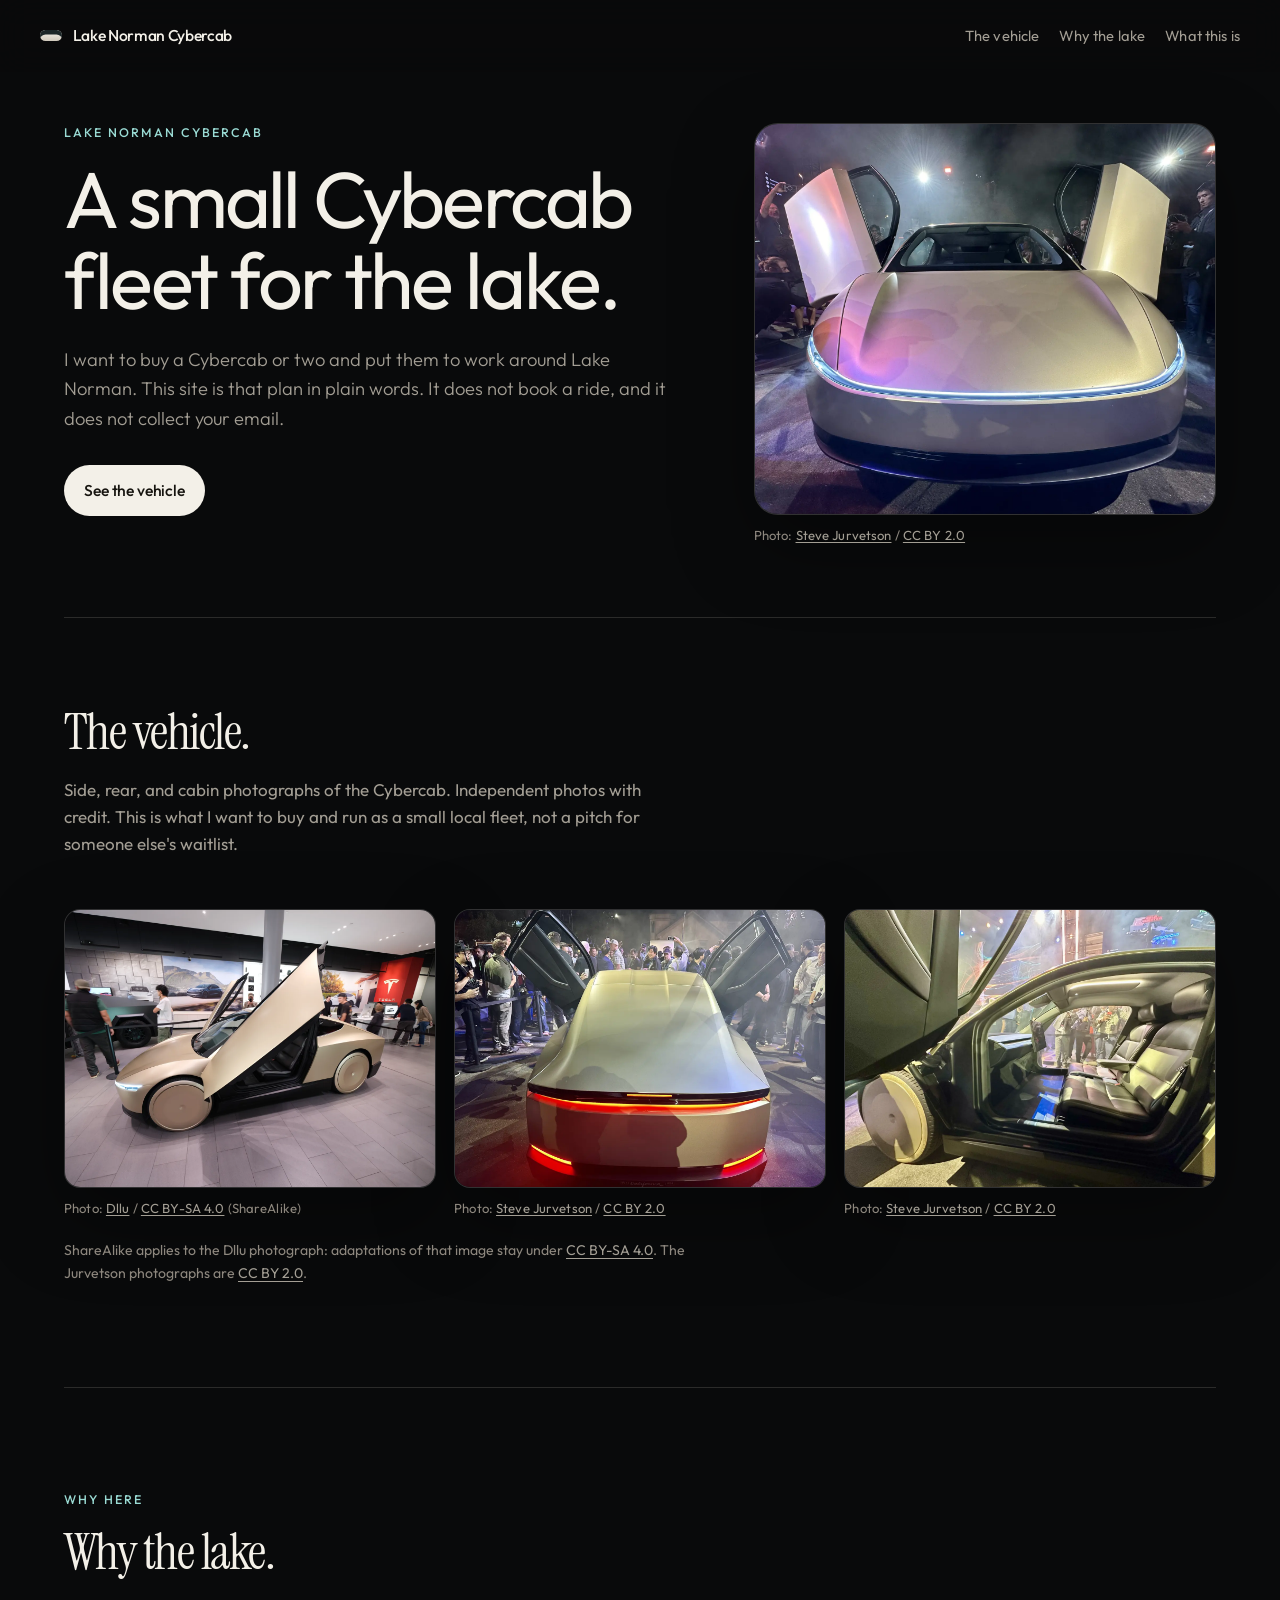
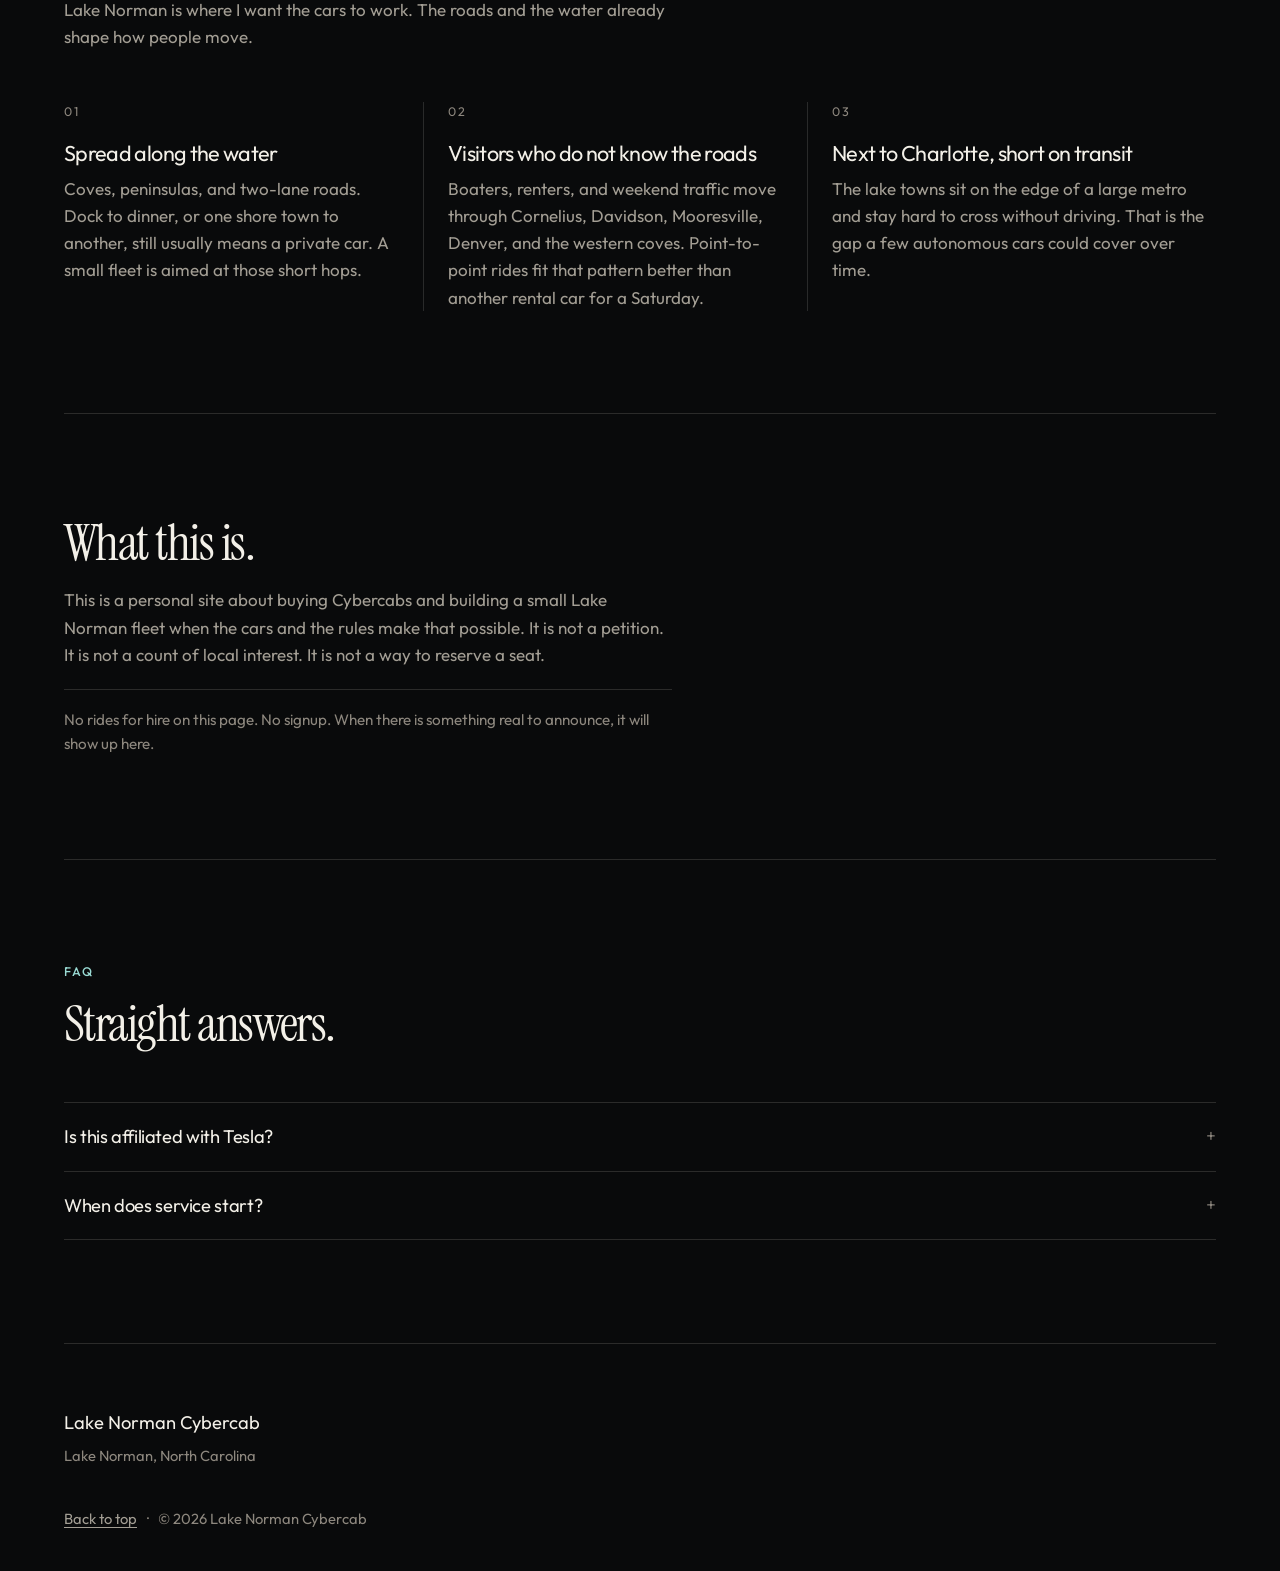
<file: index.html>
<!DOCTYPE html>
<html lang="en">
  <head>
    <meta charset="utf-8" />
    <meta name="viewport" content="width=device-width, initial-scale=1" />
    <title>Lake Norman Cybercab</title>
    <meta
      name="description"
      content="A personal plan to buy a Cybercab or two and run a small autonomous fleet around Lake Norman. Not Tesla. Not a ride app."
    />
    <link rel="canonical" href="https://lakenormancybercab.com/" />
    <meta name="robots" content="index, follow" />
    <meta name="theme-color" content="#090a0b" />
    <meta name="color-scheme" content="dark" />
    <meta name="author" content="A Lake Norman resident" />

    <meta property="og:type" content="website" />
    <meta property="og:site_name" content="Lake Norman Cybercab" />
    <meta property="og:title" content="Lake Norman Cybercab" />
    <meta
      property="og:description"
      content="A personal plan to buy a Cybercab or two and run a small autonomous fleet around Lake Norman. Not Tesla. Not a ride app."
    />
    <meta property="og:url" content="https://lakenormancybercab.com/" />
    <meta property="og:locale" content="en_US" />
    <meta
      property="og:image"
      content="https://chadakeith.github.io/lake-norman-cybercab/images/og-cybercab.jpg"
    />
    <meta property="og:image:type" content="image/jpeg" />
    <meta property="og:image:width" content="1200" />
    <meta property="og:image:height" content="630" />
    <meta
      property="og:image:alt"
      content="Front view of a Cybercab at night, a low two-seat robotaxi with a light bar and a glass canopy."
    />

    <meta name="twitter:card" content="summary_large_image" />
    <meta name="twitter:title" content="Lake Norman Cybercab" />
    <meta
      name="twitter:description"
      content="A personal plan to buy a Cybercab or two and run a small autonomous fleet around Lake Norman. Not Tesla. Not a ride app."
    />
    <meta
      name="twitter:image"
      content="https://chadakeith.github.io/lake-norman-cybercab/images/og-cybercab.jpg"
    />
    <meta
      name="twitter:image:alt"
      content="Front view of a Cybercab at night, a low two-seat robotaxi with a light bar and a glass canopy."
    />

    <link rel="icon" href="favicon.svg" type="image/svg+xml" />
    <link rel="manifest" href="site.webmanifest" />
    <link rel="preload" as="image" href="images/cybercab-front.webp" type="image/webp" fetchpriority="high" />

    <link rel="preconnect" href="https://fonts.googleapis.com" />
    <link rel="preconnect" href="https://fonts.gstatic.com" crossorigin />
    <link
      href="https://fonts.googleapis.com/css2?family=Instrument+Serif:ital@0;1&family=Outfit:wght@300;400;500;600&display=swap"
      rel="stylesheet"
    />
    <link rel="stylesheet" href="css/styles.css" />

    <script type="application/ld+json">
      {
        "@context": "https://schema.org",
        "@type": "WebSite",
        "name": "Lake Norman Cybercab",
        "url": "https://lakenormancybercab.com/",
        "description": "A personal plan to buy a Cybercab or two and run a small autonomous fleet around Lake Norman. Not Tesla. Not a ride app.",
        "inLanguage": "en"
      }
    </script>
  </head>
  <body>
    <a class="skip" href="#main">Skip to content</a>

    <header class="site-header">
      <a class="brand" href="#top">
        <span class="brand-mark" aria-hidden="true"></span>
        <span class="brand-text">Lake Norman Cybercab</span>
      </a>
      <nav class="site-nav" aria-label="Page">
        <a href="#vehicle">The vehicle</a>
        <a href="#why">Why the lake</a>
        <a href="#plan">What this is</a>
      </nav>
    </header>

    <main id="main">
      <section class="hero" id="top" aria-labelledby="hero-title">
        <div class="hero-copy">
          <p class="kicker">Lake Norman Cybercab</p>
          <h1 id="hero-title">A small Cybercab fleet for the lake.</h1>
          <p class="lede">
            I want to buy a Cybercab or two and put them to work around Lake Norman. This
            site is that plan in plain words. It does not book a ride, and it does not
            collect your email.
          </p>
          <div class="hero-actions">
            <a class="button button-primary" href="#vehicle">See the vehicle</a>
          </div>
        </div>

        <figure class="hero-art">
          <img
            src="images/cybercab-front.webp"
            width="1600"
            height="1356"
            alt="Front view of a silver Cybercab at night, with a light bar across the nose and a broad glass canopy."
            fetchpriority="high"
            decoding="async"
          />
          <figcaption>
            Photo:
            <a href="https://commons.wikimedia.org/wiki/File:Front_of_the_Tesla_Cybercab.jpg">Steve Jurvetson</a>
            /
            <a href="https://creativecommons.org/licenses/by/2.0/" rel="license">CC BY 2.0</a>
          </figcaption>
        </figure>
      </section>

      <section class="vehicle" id="vehicle" aria-labelledby="vehicle-title">
        <div class="section-intro">
          <h2 id="vehicle-title">The vehicle.</h2>
          <p class="section-note">
            Side, rear, and cabin photographs of the Cybercab. Independent photos with
            credit. This is what I want to buy and run as a small local fleet, not a pitch
            for someone else's waitlist.
          </p>
        </div>
        <ul class="photo-strip">
          <li>
            <figure>
              <img
                src="images/cybercab-oblique.webp"
                width="1400"
                height="1050"
                alt="Three-quarter view of a silver Cybercab parked outdoors, with a broad glass canopy and a smooth body."
                loading="lazy"
                decoding="async"
              />
              <figcaption>
                Photo:
                <a href="https://commons.wikimedia.org/wiki/File:Tesla_Cybercab_at_Santana_Row_oblique_view_dllu.jpg">Dllu</a>
                /
                <a href="https://creativecommons.org/licenses/by-sa/4.0/" rel="license">CC BY-SA 4.0</a>
                (ShareAlike)
              </figcaption>
            </figure>
          </li>
          <li>
            <figure>
              <img
                src="images/cybercab-rear.webp"
                width="1400"
                height="1168"
                alt="Rear view of a silver Cybercab, with a full-width light bar across the back."
                loading="lazy"
                decoding="async"
              />
              <figcaption>
                Photo:
                <a href="https://commons.wikimedia.org/wiki/File:Rear_of_the_Tesla_Cybercab.jpg">Steve Jurvetson</a>
                /
                <a href="https://creativecommons.org/licenses/by/2.0/" rel="license">CC BY 2.0</a>
              </figcaption>
            </figure>
          </li>
          <li>
            <figure>
              <img
                src="images/cybercab-interior.webp"
                width="1400"
                height="1050"
                alt="Cabin of a Cybercab, with two light-colored seats, no steering wheel, and a wide screen across the front."
                loading="lazy"
                decoding="async"
              />
              <figcaption>
                Photo:
                <a href="https://commons.wikimedia.org/wiki/File:Inside_the_Tesla_Cybercab.jpg">Steve Jurvetson</a>
                /
                <a href="https://creativecommons.org/licenses/by/2.0/" rel="license">CC BY 2.0</a>
              </figcaption>
            </figure>
          </li>
        </ul>
        <p class="photo-license">
          ShareAlike applies to the Dllu photograph: adaptations of that image stay under
          <a href="https://creativecommons.org/licenses/by-sa/4.0/" rel="license">CC BY-SA 4.0</a>.
          The Jurvetson photographs are
          <a href="https://creativecommons.org/licenses/by/2.0/" rel="license">CC BY 2.0</a>.
        </p>
      </section>

      <section class="why" id="why" aria-labelledby="why-title">
        <div class="section-intro">
          <p class="kicker">Why here</p>
          <h2 id="why-title">Why the lake.</h2>
          <p class="section-note">
            Lake Norman is where I want the cars to work. The roads and the water already
            shape how people move.
          </p>
        </div>
        <ol class="reasons">
          <li>
            <h3>Spread along the water</h3>
            <p>
              Coves, peninsulas, and two-lane roads. Dock to dinner, or one shore town to
              another, still usually means a private car. A small fleet is aimed at those
              short hops.
            </p>
          </li>
          <li>
            <h3>Visitors who do not know the roads</h3>
            <p>
              Boaters, renters, and weekend traffic move through Cornelius, Davidson,
              Mooresville, Denver, and the western coves. Point-to-point rides fit that
              pattern better than another rental car for a Saturday.
            </p>
          </li>
          <li>
            <h3>Next to Charlotte, short on transit</h3>
            <p>
              The lake towns sit on the edge of a large metro and stay hard to cross
              without driving. That is the gap a few autonomous cars could cover over time.
            </p>
          </li>
        </ol>
      </section>

      <section class="plan" id="plan" aria-labelledby="plan-title">
        <div class="section-intro">
          <h2 id="plan-title">What this is.</h2>
          <p class="section-note">
            This is a personal site about buying Cybercabs and building a small Lake Norman
            fleet when the cars and the rules make that possible. It is not a petition. It
            is not a count of local interest. It is not a way to reserve a seat.
          </p>
          <p class="plan-status">
            No rides for hire on this page. No signup. When there is something real to
            announce, it will show up here.
          </p>
        </div>
      </section>

      <section class="faq" id="faq" aria-labelledby="faq-title">
        <div class="section-intro">
          <p class="kicker">FAQ</p>
          <h2 id="faq-title">Straight answers.</h2>
        </div>
        <div class="faq-list">
          <details>
            <summary>Is this affiliated with Tesla?</summary>
            <p>
              No. Lake Norman Cybercab is not affiliated with, endorsed by, or partnered
              with Tesla, Inc. or any Tesla product. One person built this page for a local
              fleet idea.
            </p>
          </details>
          <details>
            <summary>When does service start?</summary>
            <p>
              Not promised here. The plan is to buy the cars and build the fleet when that
              is actually doable. This page will stay honest about that.
            </p>
          </details>
        </div>
      </section>
    </main>

    <footer class="site-footer">
      <div class="footer-brand">
        <p class="brand-text">Lake Norman Cybercab</p>
        <p class="footer-place">Lake Norman, North Carolina</p>
      </div>
      <p class="footer-meta">
        <a href="#top">Back to top</a>
        <span aria-hidden="true">·</span>
        <span>© 2026 Lake Norman Cybercab</span>
      </p>
    </footer>

    <script src="js/main.js"></script>
  </body>
</html>
</file>
<file: css/styles.css>
:root {
  --bg: #090a0b;
  --bg-elev: #101214;
  --ink: #f3f0e8;
  --muted: #a39e94;
  --faint: #8d877e;
  --line: rgba(243, 240, 232, 0.14);
  --line-strong: rgba(243, 240, 232, 0.28);
  --accent: #9adbd4;
  --header: 4.5rem;
  --content: 72rem;
  --serif: "Instrument Serif", "Iowan Old Style", Palatino, Georgia, serif;
  --sans: "Outfit", "Avenir Next", "Segoe UI", sans-serif;
  --shadow: 0 30px 80px rgba(0, 0, 0, 0.35);
}

*,
*::before,
*::after {
  box-sizing: border-box;
}

html {
  scroll-behavior: smooth;
}

body {
  margin: 0;
  background:
    radial-gradient(1200px 500px at 80% -10%, rgba(154, 219, 212, 0.08), transparent 55%),
    var(--bg);
  color: var(--ink);
  font-family: var(--sans);
  font-weight: 400;
  font-size: 1.0625rem;
  line-height: 1.6;
  text-rendering: optimizeLegibility;
}

img,
svg {
  display: block;
  max-width: 100%;
}

a {
  color: var(--accent);
  text-decoration-thickness: 1px;
  text-underline-offset: 0.18em;
}

a:hover {
  color: var(--ink);
}

:focus-visible {
  outline: 2px solid var(--ink);
  outline-offset: 3px;
}

.skip {
  position: absolute;
  left: 1rem;
  top: 0;
  transform: translateY(-120%);
  background: var(--ink);
  color: #14120e;
  padding: 0.6rem 0.9rem;
  z-index: 20;
  border-radius: 0 0 0.4rem 0.4rem;
  text-decoration: none;
}

.skip:focus {
  transform: none;
}

.site-header {
  position: sticky;
  top: 0;
  z-index: 10;
  display: flex;
  align-items: center;
  justify-content: space-between;
  gap: 1rem;
  min-height: var(--header);
  padding: 0.85rem clamp(1.25rem, 4vw, 2.5rem);
  background: rgba(9, 10, 11, 0.78);
  border-bottom: 1px solid transparent;
  backdrop-filter: blur(16px);
}

.site-header.is-stuck {
  border-bottom-color: var(--line);
}

.brand {
  display: inline-flex;
  align-items: center;
  gap: 0.7rem;
  color: var(--ink);
  text-decoration: none;
  font-weight: 500;
  letter-spacing: -0.02em;
}

.brand:hover {
  color: var(--ink);
}

.brand-mark {
  width: 1.35rem;
  height: 0.72rem;
  border-radius: 999px;
  background: linear-gradient(#f7f4ee, #cfc8bb);
  box-shadow: inset 0 0.28rem 0 #1b2628;
}

.brand-text {
  font-size: 0.98rem;
}

.site-nav {
  display: flex;
  gap: 1.25rem;
}

.site-nav a {
  color: var(--muted);
  text-decoration: none;
  font-size: 0.92rem;
  letter-spacing: 0.01em;
}

.site-nav a:hover,
.site-nav a:focus-visible {
  color: var(--ink);
}

main {
  width: min(var(--content), calc(100% - 2.5rem));
  margin: 0 auto;
}

.hero {
  display: grid;
  grid-template-columns: minmax(0, 1.15fr) minmax(16rem, 0.85fr);
  gap: clamp(2rem, 5vw, 4.5rem);
  align-items: start;
  padding: clamp(1.75rem, 4vw, 3.25rem) 0 clamp(2.5rem, 6vw, 4.5rem);
}

.kicker {
  margin: 0 0 1rem;
  color: var(--accent);
  font-size: 0.78rem;
  font-weight: 500;
  letter-spacing: 0.16em;
  text-transform: uppercase;
}

h1,
h2,
h3 {
  font-weight: 400;
  letter-spacing: -0.035em;
  line-height: 1.02;
}

h1 {
  margin: 0;
  font-size: clamp(2.85rem, 6.2vw, 5.6rem);
  max-width: 12em;
}

h2 {
  margin: 0;
  font-family: var(--serif);
  font-size: clamp(2.1rem, 4vw, 3.4rem);
  font-weight: 400;
  letter-spacing: -0.03em;
  max-width: 16ch;
}

h3 {
  margin: 0 0 0.7rem;
  font-size: 1.35rem;
  letter-spacing: -0.03em;
}

.lede {
  max-width: 38rem;
  margin: 1.5rem 0 0;
  color: var(--muted);
  font-size: 1.15rem;
  font-weight: 300;
}

.hero-actions {
  display: flex;
  flex-wrap: wrap;
  gap: 0.75rem;
  margin-top: 2rem;
}

.button {
  display: inline-flex;
  align-items: center;
  justify-content: center;
  min-height: 3rem;
  padding: 0.75rem 1.2rem;
  border-radius: 999px;
  border: 1px solid transparent;
  font: inherit;
  font-size: 0.98rem;
  font-weight: 500;
  letter-spacing: -0.01em;
  text-decoration: none;
  cursor: pointer;
}

.button-primary {
  background: var(--ink);
  color: #16140f;
}

.button-primary:hover {
  background: #fff;
  color: #16140f;
}

.button-ghost {
  background: transparent;
  color: var(--ink);
  border-color: var(--line-strong);
}

.button-ghost:hover {
  border-color: var(--ink);
  color: var(--ink);
}

.hero-art {
  margin: 0;
}

.hero-art img,
.photo-strip img {
  width: 100%;
  height: auto;
  background: #101214;
  border: 1px solid var(--line);
  box-shadow: var(--shadow);
  object-fit: cover;
}

.hero-art img {
  border-radius: 1.5rem;
  aspect-ratio: 1600 / 1356;
}

.hero-art figcaption,
.photo-strip figcaption {
  margin-top: 0.7rem;
  color: var(--faint);
  font-size: 0.82rem;
  letter-spacing: 0.01em;
  line-height: 1.45;
}

.hero-art figcaption a,
.photo-strip figcaption a,
.photo-license a {
  color: var(--muted);
}

.vehicle {
  padding: clamp(3rem, 7vw, 5.5rem) 0 clamp(3.5rem, 8vw, 6.5rem);
  border-top: 1px solid var(--line);
}

.section-note {
  max-width: 38rem;
  margin: 1.1rem 0 0;
  color: var(--muted);
}

.photo-strip {
  list-style: none;
  margin: 0;
  padding: 0;
  display: grid;
  grid-template-columns: repeat(3, minmax(0, 1fr));
  gap: 1.15rem;
}

.photo-strip figure {
  margin: 0;
}

.photo-strip img {
  border-radius: 1rem;
  aspect-ratio: 4 / 3;
}

.photo-license {
  max-width: 42rem;
  margin: 1.35rem 0 0;
  color: var(--faint);
  font-size: 0.88rem;
}

.why,
.plan,
.faq {
  padding: clamp(3.5rem, 8vw, 6.5rem) 0;
  border-top: 1px solid var(--line);
}

.plan .section-intro {
  margin-bottom: 0;
}

.plan-status {
  max-width: 38rem;
  margin: 1.35rem 0 0;
  padding-top: 1.1rem;
  border-top: 1px solid var(--line);
  color: var(--faint);
  font-size: 0.95rem;
}

.section-intro {
  margin-bottom: clamp(2rem, 4vw, 3.25rem);
}

.reasons {
  list-style: none;
  margin: 0;
  padding: 0;
  display: grid;
  grid-template-columns: repeat(3, minmax(0, 1fr));
  gap: 0;
  counter-reset: reason;
}

.reasons li {
  padding: 0 1.5rem 0 0;
  margin-right: 1.5rem;
  border-right: 1px solid var(--line);
}

.reasons li:last-child {
  border-right: 0;
  margin-right: 0;
  padding-right: 0;
}

.reasons li::before {
  counter-increment: reason;
  content: counter(reason, decimal-leading-zero);
  display: block;
  margin-bottom: 1.25rem;
  color: var(--faint);
  font-size: 0.78rem;
  letter-spacing: 0.14em;
}

.reasons p,
.faq-list p,
.footer-disclaimer p {
  margin: 0;
  color: var(--muted);
}

.faq-list p,
.footer-disclaimer p {
  margin-top: 0.9rem;
}

.faq-list {
  border-top: 1px solid var(--line);
}

.faq-list details {
  border-bottom: 1px solid var(--line);
}

.faq-list summary {
  cursor: pointer;
  list-style: none;
  padding: 1.2rem 2rem 1.2rem 0;
  font-size: 1.15rem;
  letter-spacing: -0.02em;
  position: relative;
}

.faq-list summary::-webkit-details-marker {
  display: none;
}

.faq-list summary::after {
  content: "+";
  position: absolute;
  right: 0;
  top: 1.15rem;
  color: var(--faint);
  font-weight: 300;
}

.faq-list details[open] summary::after {
  content: "–";
}

.faq-list details p {
  max-width: 44rem;
  padding-bottom: 1.25rem;
}

.site-footer {
  width: min(var(--content), calc(100% - 2.5rem));
  margin: 0 auto;
  padding: clamp(2.5rem, 6vw, 4rem) 0 2.5rem;
  border-top: 1px solid var(--line);
  display: grid;
  grid-template-columns: 0.8fr 1.6fr;
  gap: 2rem 2.5rem;
}

.footer-brand .brand-text {
  margin: 0;
  font-size: 1.15rem;
}

.footer-place,
.footer-meta {
  color: var(--faint);
  font-size: 0.92rem;
}

.footer-place {
  margin: 0.4rem 0 0;
}

.footer-disclaimer h2 {
  font-family: var(--sans);
  font-size: 0.78rem;
  font-weight: 500;
  letter-spacing: 0.16em;
  text-transform: uppercase;
  color: var(--ink);
  margin: 0 0 0.75rem;
  max-width: none;
}

.footer-meta {
  grid-column: 1 / -1;
  display: flex;
  flex-wrap: wrap;
  gap: 0.6rem;
  margin: 0;
  padding-top: 0.5rem;
}

.footer-meta a {
  color: var(--muted);
}

.page-404 {
  min-height: 100vh;
  display: grid;
  place-items: center;
  padding: 2rem;
  text-align: left;
}

.page-404 main {
  width: min(36rem, 100%);
}

.page-404 h1 {
  font-size: clamp(3rem, 8vw, 5rem);
  max-width: none;
}

.page-404 p {
  color: var(--muted);
}

@media (max-width: 860px) {
  main,
  .site-footer {
    width: min(var(--content), calc(100% - 2rem));
  }

  .hero,
  .reasons,
  .photo-strip,
  .site-footer {
    grid-template-columns: 1fr;
  }

  .reasons li {
    margin: 0;
    padding: 0 0 1.5rem;
    border-right: 0;
    border-bottom: 1px solid var(--line);
  }

  .reasons li:last-child {
    border-bottom: 0;
    padding-bottom: 0;
  }

  .hero {
    align-items: start;
    padding-top: 1.5rem;
  }
}

@media (max-width: 640px) {
  .site-header {
    align-items: flex-start;
    flex-direction: column;
    padding-top: 0.9rem;
    padding-bottom: 0.9rem;
  }

  .site-nav {
    gap: 1rem;
  }

  .hero-actions,
  .button {
    width: 100%;
  }
}

@media (prefers-reduced-motion: reduce) {
  html {
    scroll-behavior: auto;
  }

  *,
  *::before,
  *::after {
    transition: none !important;
    animation: none !important;
  }
}
</file>
